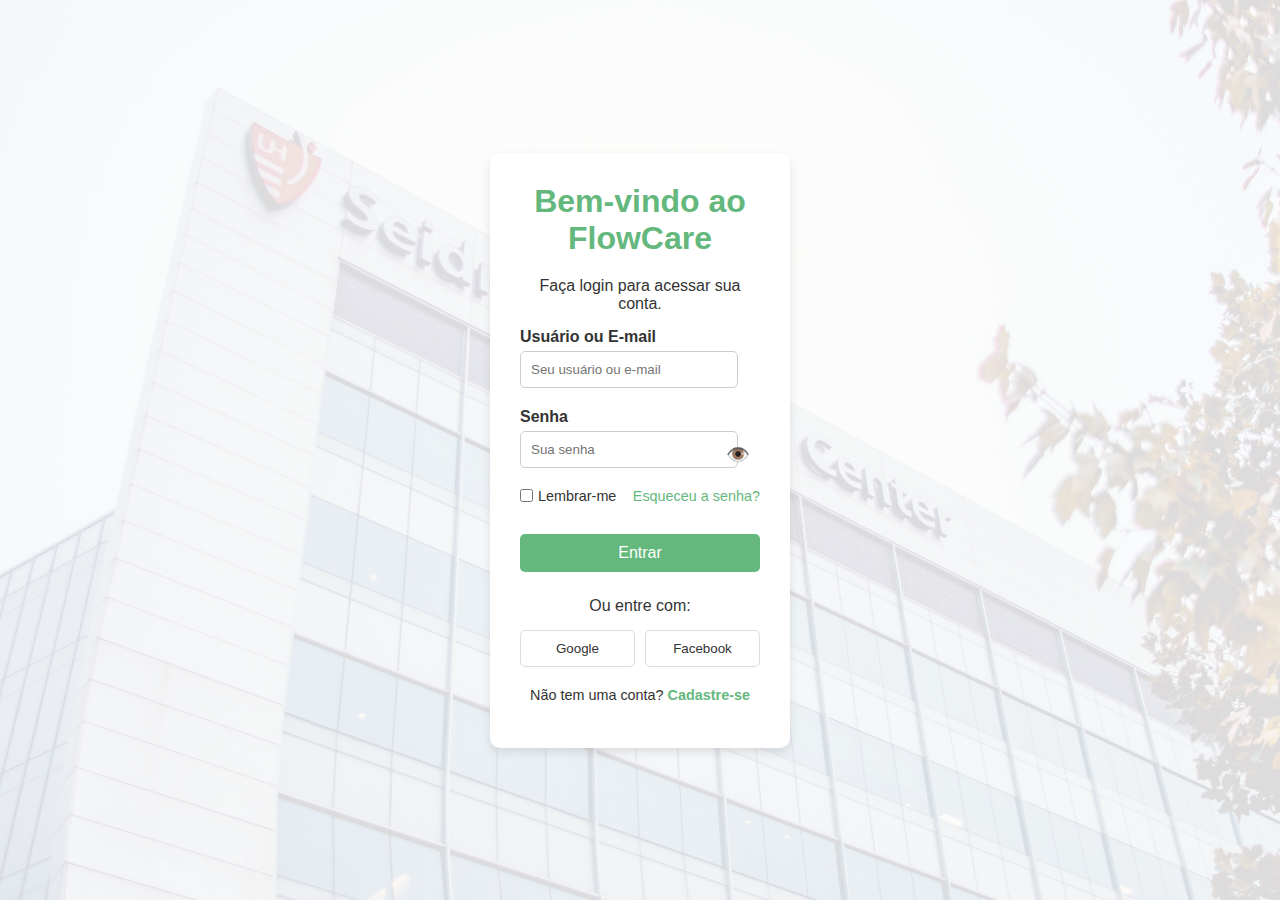
<file: index.html>
<!DOCTYPE html>
<html lang="pt-BR">
<head>
    <meta charset="UTF-8">
    <meta name="viewport" content="width=device-width, initial-scale=1.0">
    <title>FlowCare - Login</title>
    <link rel="stylesheet" href="style.css">
    </head>
<body>
    <div class="login-container">
        <div class="login-box">
            <h1>Bem-vindo ao FlowCare</h1>
            <p>Faça login para acessar sua conta.</p>

            <form id="loginForm" action="home.html" method="POST">
                <div class="input-group">
                    <label for="username">Usuário ou E-mail</label>
                    <input type="text" id="username" name="username" placeholder="Seu usuário ou e-mail" required autocomplete="username">
                </div>

                <div class="input-group">
                    <label for="password">Senha</label>
                    <input type="password" id="password" name="password" placeholder="Sua senha" required autocomplete="current-password">
                    <span class="toggle-password" onclick="togglePasswordVisibility()">👁️</span> </div>

                <div class="options-group">
                    <div class="remember-me">
                        <input type="checkbox" id="rememberMe" name="rememberMe">
                        <label for="rememberMe">Lembrar-me</label>
                    </div>
                    <a href="#" class="forgot-password">Esqueceu a senha?</a>
                </div>

                <button type="submit" class="btn-login">Entrar</button>

                <div class="social-login">
                    <p>Ou entre com:</p>
                    <div class="social-buttons">
                        <button type="button" class="btn-social google">Google</button>
                        <button type="button" class="btn-social facebook">Facebook</button>
                    </div>
                </div>

                <p class="signup-link">Não tem uma conta? <a href="#">Cadastre-se</a></p>
            </form>
        </div>
    </div>
    <script src="script.js"></script>
    <script>
        // Função para mostrar/ocultar senha (pode ser movida para script.js)
        function togglePasswordVisibility() {
            const passwordField = document.getElementById('password');
            const toggleBtn = document.querySelector('.toggle-password');
            if (passwordField.type === 'password') {
                passwordField.type = 'text';
                toggleBtn.textContent = '🔒'; // Ícone de cadeado fechado
            } else {
                passwordField.type = 'password';
                toggleBtn.textContent = '👁️'; // Ícone de olho
            }
        }

        // Exemplo de validação básica (pode ser expandida em script.js)
        document.getElementById('loginForm').addEventListener('submit', function(event) {
            const username = document.getElementById('username').value;
            const password = document.getElementById('password').value;

            if (username.trim() === '' || password.trim() === '') {
                alert('Por favor, preencha todos os campos.');
                event.preventDefault(); // Impede o envio do formulário
            }
            // Adicionar validação mais complexa aqui (e-mail, senha forte, etc.)
        });
    </script>
</body>
</html>
</file>
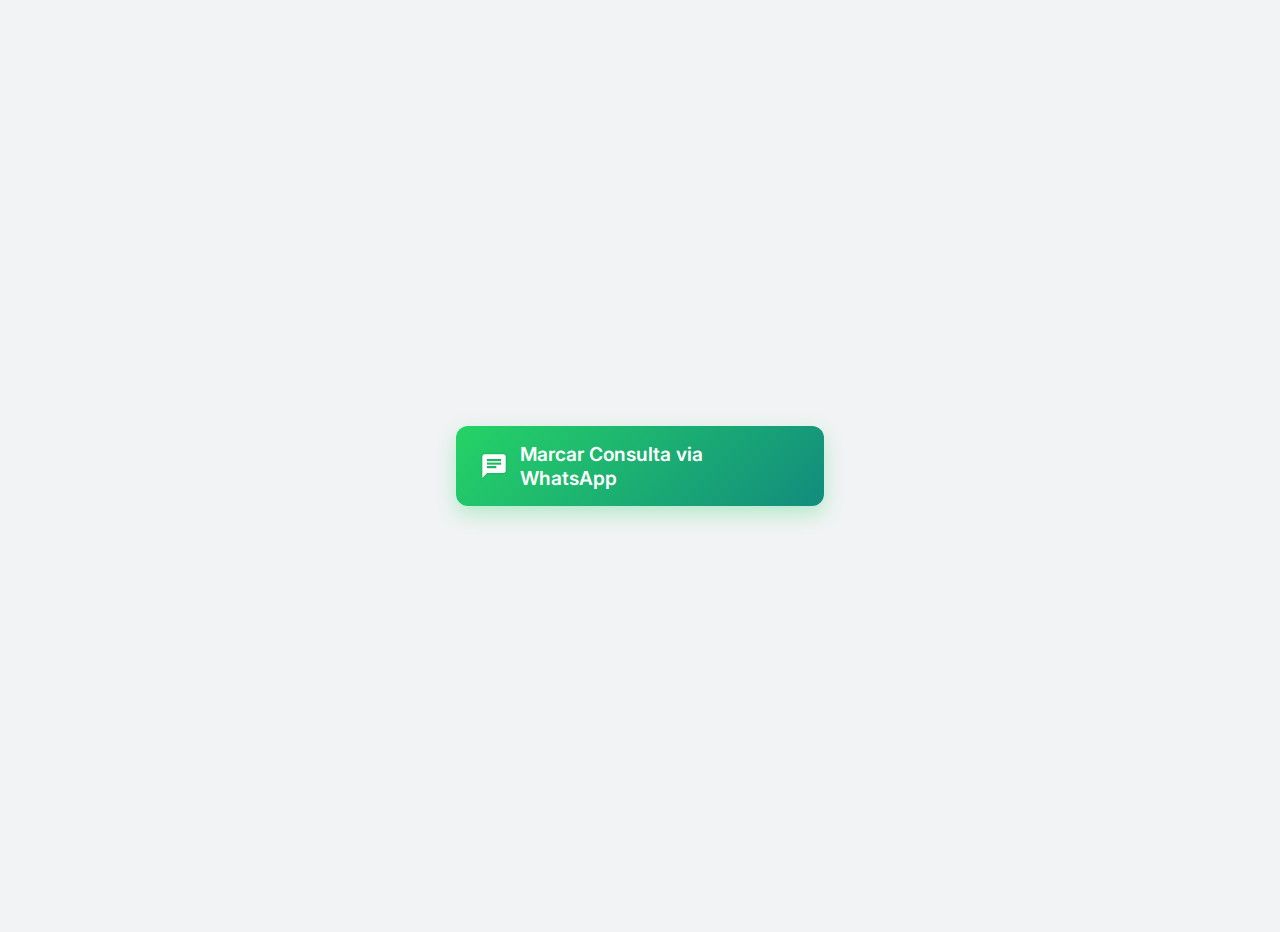
<file: contato.html>
<!DOCTYPE html>
<html lang="pt-BR">
<head>
<meta charset="UTF-8" />
<meta name="viewport" content="width=device-width, initial-scale=1" />
<title>Contato WhatsApp - Clínica</title>
<link href="https://fonts.googleapis.com/icon?family=Material+Icons" rel="stylesheet" />

</head>
<body>
    <style>
  /* Estilo moderno para o botão WhatsApp */
  @import url('https://fonts.googleapis.com/css2?family=Inter:wght@400;600&display=swap');

  body {
    margin: 0;
    font-family: 'Inter', sans-serif;
    background: #f1f3f4;
    display: flex;
    align-items: center;
    justify-content: center;
    height: 100vh;
    padding: 16px;
  }

  .whatsapp-contact {
    display: flex;
    align-items: center;
    gap: 12px;
    background: linear-gradient(135deg, #25d366 0%, #128c7e 100%);
    color: white;
    text-decoration: none;
    padding: 16px 24px;
    border-radius: 12px;
    box-shadow: 0 8px 20px rgba(37, 211, 102, 0.3);
    font-weight: 600;
    font-size: 1.2rem;
    max-width: 320px;
    width: 100%;
    justify-content: center;
    transition: background-color 0.3s ease, box-shadow 0.3s ease;
    user-select: none;
  }
  .whatsapp-contact:hover,
  .whatsapp-contact:focus-visible {
    background: linear-gradient(135deg, #128c7e 0%, #075e54 100%);
    box-shadow: 0 12px 30px rgba(18, 140, 118, 0.6);
    outline: none;
  }

  .material-icons.whatsapp-icon {
    font-size: 28px;
    filter: drop-shadow(0 0 1px rgba(0,0,0,0.2));
  }

  @media (max-width: 480px) {
    .whatsapp-contact {
      font-size: 1rem;
      padding: 14px 20px;
      max-width: 280px;
    }
    .material-icons.whatsapp-icon {
      font-size: 24px;
    }
  }
</style>
  <a 
    href="https://wa.me/5514991941675?text=Ol%C3%A1%2C%20gostaria%20de%20agendar%20uma%20consulta%20na%20cl%C3%ADnica.%20Por%20favor%2C%20pode%20me%20ajudar%3F" 
    class="whatsapp-contact" 
    target="_blank" 
    rel="noopener noreferrer"
    aria-label="Entrar em contato pelo WhatsApp para agendar consulta"
  >
    <span class="material-icons whatsapp-icon" aria-hidden="true">chat</span>
    Marcar Consulta via WhatsApp
  </a>
</body>
</html>
</file>
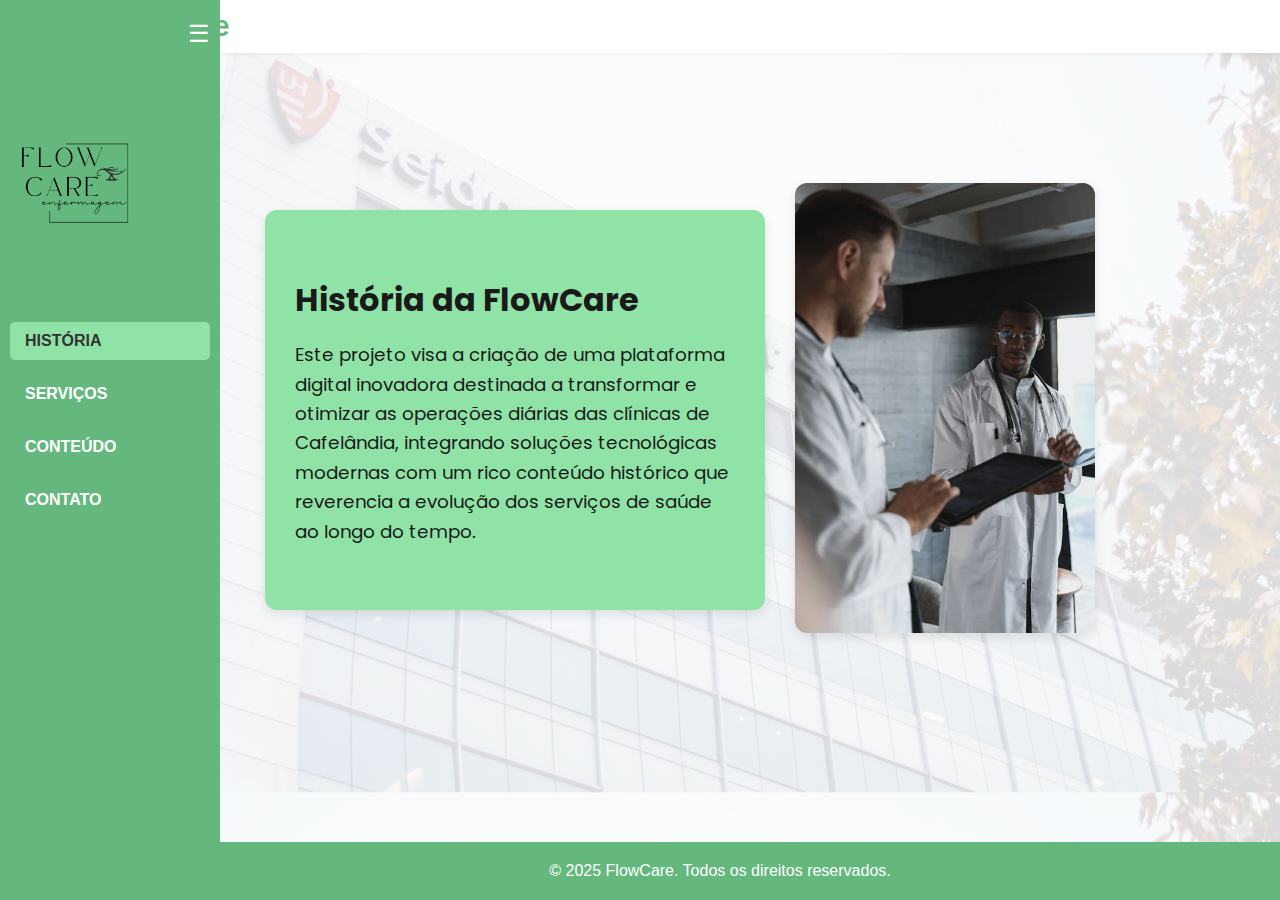
<file: home.html>
<!DOCTYPE html>
<html lang="pt-BR">
<head>
  <meta charset="UTF-8"/>
  <meta name="viewport" content="width=device-width, initial-scale=1.0"/>
  <title>FlowCare - Home</title>
  <link rel="stylesheet" href="style.css"/>
  <link href="https://fonts.googleapis.com/css2?family=Poppins:wght@400;600&display=swap" rel="stylesheet">
</head>
<body>

<!-- Sidebar -->
<aside class="sidebar" id="sidebar">
  <button id="toggle-btn">☰</button>
  <div class="logo-small">
  <img src="Logo-removebg-preview.png" alt="Logo FlowCare"/>
</div>

<nav class="side-nav">
  <a href="#historia" class="tab-link active">História</a>
  <a href="#servicos" class="tab-link">Serviços</a>
  <a href="#conteudo" class="tab-link">Conteúdo</a>
  <a href="contato.html" class="tab-link">Contato</a>
</nav>

</aside>

<div class="main-content">
  <header>
    <h1>FlowCare</h1>
  </header>

  <main>
    <!-- História -->
    <section id="historia" class="tab-content active">
      <div class="content-wrapper">
        <div class="text-box">
          <h2>História da FlowCare</h2>
          <p>Este projeto visa a criação de uma plataforma digital inovadora destinada a transformar e otimizar as operações diárias das clínicas de Cafelândia, integrando soluções tecnológicas modernas com um rico conteúdo histórico que reverencia a evolução dos serviços de saúde ao longo do tempo.</p>
        </div>
        <div class="image-box">
          <img src="clinica.jpg" alt="Imagem da clínica"/>
        </div>
      </div>
    </section>

    <!-- Serviços -->
    <section id="servicos" class="tab-content">
      <ul class="service-list">
      <section id="agendamento-online">
    <div class="container">
        <h2 class="section-title">Agendamento Online</h2>
        <p class="section-description">Escolha o dia e o horário que melhor se adapta à sua rotina para marcar sua consulta.</p>

        <div class="appointment-form">
            <div class="form-group">
                <label for="appointmentDate">Selecione o Dia:</label>
                <input type="date" id="appointmentDate" class="form-control" required>
            </div>

            <div class="form-group">
                <label for="appointmentTime">Horários Disponíveis:</label>
                <select id="appointmentTime" class="form-control" disabled required>
                    <option value="">Selecione um dia para ver os horários</option>
                </select>
            </div>

            <div class="form-group">
                <label for="patientName">Seu Nome Completo:</label>
                <input type="text" id="patientName" class="form-control" placeholder="Digite seu nome" required>
            </div>

            <div class="form-group">
                <label for="patientEmail">Seu E-mail:</label>
                <input type="email" id="patientEmail" class="form-control" placeholder="seu.email@exemplo.com" required>
            </div>

            <button type="submit" class="btn-primary" id="scheduleButton">Agendar Consulta</button>
        </div>
    </div>
</section>
      </ul>
    </section>

    <!-- Conteúdo Médico -->
    <section id="conteudo" class="tab-content">
      <h2>Informações Médicas e Notícias</h2>
      <div class="news-grid">
        <div class="news-card">
          <h3>Surto de Dengue 2025</h3>
          <p>O Brasil enfrenta um dos maiores surtos de dengue dos últimos anos. As autoridades de saúde alertam sobre a importância da eliminação dos focos do mosquito Aedes aegypti.</p>
          <a href="https://www.gov.br/saude" target="_blank">Saiba mais</a>
        </div>

        <div class="news-card">
          <h3>Nova Vacina contra Gripe Atualizada</h3>
          <p>O Ministério da Saúde lançou uma versão atualizada da vacina contra a gripe, incluindo proteção contra novas variantes do vírus influenza.</p>
          <a href="https://www.gov.br/saude" target="_blank">Veja detalhes</a>
        </div>

        <div class="news-card">
          <h3>COVID-19: Casos em Queda</h3>
          <p>Os casos de COVID-19 seguem em queda no Brasil, mas o uso de máscaras ainda é recomendado em ambientes hospitalares e transporte público.</p>
          <a href="https://www.gov.br/saude" target="_blank">Leia mais</a>
        </div>

        <div class="news-card">
          <h3>Alerta: Febre Maculosa</h3>
          <p>Novos casos de febre maculosa foram registrados em regiões do Sudeste. A doença é transmitida pelo carrapato-estrela. Fique atento aos sintomas.</p>
          <a href="https://www.gov.br/saude" target="_blank">Entenda os riscos</a>
        </div>
      </div>
    </section>
  </main>

  <footer>
    <p>&copy; 2025 FlowCare. Todos os direitos reservados.</p>
  </footer>
</div>

<script src="script.js"></script>
</body>
</html>
</file>
<file: style.css>
/* RESET */
* {
  margin: 0;
  padding: 0;
  box-sizing: border-box;
}

/* Cores principais */
:root {
  --primary-color: #8fe3a6;
  --primary-dark: #64b87d;
  --white: #ffffff;
  --gray-light: #f5f5f5;
  --gray-dark: #333;
}

/* Fonte */
body {
  font-family: 'Arial', sans-serif;
  /* Mantenho o background do body como estava, se precisar de um background diferente SÓ para o login, teremos que usar uma classe específica no body do index.html */
  background: linear-gradient(
      rgba(255, 255, 255, 0.85),
      rgba(255, 255, 255, 0.85)
    ),
    url('fundo.jpg'); /* Certifique-se que 'fundo.jpg' está no caminho correto */
  background-size: cover;
  background-position: center;
  color: var(--gray-dark);
}

/* ------------------------------------ */
/* ESTILOS ESPECÍFICOS PARA A PÁGINA DE LOGIN (index.html) */
/* ------------------------------------ */

.login-container {
  height: 100vh;
  display: flex;
  justify-content: center;
  align-items: center;
  /* Se você quiser um background diferente do body para a tela de login, ajuste aqui */
  /* background-color: var(--gray-light); */ /* Isso pode sobrescrever o background do body se você quiser um fundo sólido */
}

.login-box {
  background-color: var(--white);
  padding: 30px;
  box-shadow: 0 4px 10px rgba(0, 0, 0, 0.1);
  border-radius: 10px;
  width: 300px;
  text-align: center; /* Adicionado para centralizar texto dentro da caixa de login */
}

.login-box h1 { /* Específico para o h1 dentro da caixa de login */
  color: var(--primary-dark);
  margin-bottom: 20px;
  font-size: 2rem; /* Ajustado para um tamanho comum para títulos */
}

.login-box p { /* Para o texto "Faça login para acessar sua conta." */
    margin-bottom: 15px;
    color: var(--gray-dark);
}


.input-group {
  margin-bottom: 20px;
  text-align: left; /* Garante que label e input fiquem alinhados à esquerda dentro do grupo */
  position: relative; /* Para posicionar o olho do password */
}

.input-group label {
  display: block; /* Garante que o label ocupe sua própria linha */
  margin-bottom: 5px;
  color: var(--gray-dark);
  font-weight: bold;
}

.input-group input {
  width: calc(100% - 22px); /* Ajusta a largura considerando padding e border */
  padding: 10px;
  border-radius: 5px;
  border: 1px solid #ccc;
  box-sizing: border-box; /* Garante que padding e border não aumentem a largura total */
}

.input-group .toggle-password {
    position: absolute;
    right: 10px;
    top: 50%; /* Ajuste fino se necessário, depende da altura do input */
    transform: translateY(20%); /* Para centralizar verticalmente com o input */
    cursor: pointer;
    color: var(--gray-dark);
    font-size: 1.2rem;
}


.options-group {
  display: flex;
  justify-content: space-between;
  align-items: center;
  margin-bottom: 20px;
  font-size: 0.9rem;
}

.options-group .remember-me {
  display: flex;
  align-items: center;
}

.options-group .remember-me input[type="checkbox"] {
  width: auto; /* Para checkbox não ocupar 100% */
  margin-right: 5px;
  margin-bottom: 0; /* Remove margin-bottom padrão */
}

.options-group .forgot-password {
  color: var(--primary-dark);
  text-decoration: none;
  transition: color 0.3s ease;
}

.options-group .forgot-password:hover {
  color: var(--primary-color);
}

.btn-login {
  width: 100%;
  padding: 10px;
  background-color: var(--primary-dark);
  border: none;
  border-radius: 5px;
  color: var(--white);
  font-size: 16px;
  cursor: pointer;
  transition: background-color 0.3s ease;
  margin-top: 10px; /* Adicionado para separar do grupo de opções */
}

.btn-login:hover {
  background-color: var(--primary-color);
}

.social-login {
  margin-top: 25px;
  text-align: center;
}

.social-login p {
  margin-bottom: 15px;
  color: var(--gray-dark);
}

.social-buttons {
  display: flex;
  gap: 10px;
  justify-content: center;
}

.btn-social {
  padding: 10px 15px;
  border-radius: 5px;
  border: 1px solid #ddd;
  background-color: var(--white);
  color: var(--gray-dark);
  cursor: pointer;
  transition: background-color 0.3s ease, border-color 0.3s ease;
  flex: 1; /* Para os botões ocuparem espaço igualmente */
}

.btn-social.google {
  /* Pode adicionar um ícone ou cor específica do Google aqui */
}

.btn-social.facebook {
  /* Pode adicionar um ícone ou cor específica do Facebook aqui */
}

.btn-social:hover {
  background-color: var(--gray-light);
  border-color: var(--primary-color);
}

.signup-link {
  margin-top: 20px;
  text-align: center;
  font-size: 0.9rem;
  color: var(--gray-dark);
}

.signup-link a {
  color: var(--primary-dark);
  text-decoration: none;
  font-weight: bold;
  transition: color 0.3s ease;
}

.signup-link a:hover {
  color: var(--primary-color);
}

/* ------------------------------------ */
/* ESTILOS GERAIS DO SITE (MANTIDOS DE SEU CSS ORIGINAL) */
/* ------------------------------------ */

/* Header */
header {
  background-color: var(--primary-dark);
  padding: 20px 30px;
  color: var(--white);
  display: flex;
  justify-content: space-between;
  align-items: center;
  position: sticky;
  top: 0;
  z-index: 10;
}

.logo-container {
  display: flex;
  align-items: center;
}

.logo-container img {
  width: 120px;
  height: auto;
  margin-right: 10px;
}

nav ul {
  list-style: none;
  display: flex;
  gap: 20px;
}

nav a {
  color: var(--white);
  text-decoration: none;
  font-weight: bold;
  transition: color 0.3s ease;
}

nav a:hover {
  color: var(--primary-color);
}

/* Main Section */
main {
  padding: 60px 20px;
  display: flex;
  flex-direction: column;
  align-items: center;
}

h2 {
  font-size: 2rem;
  margin-bottom: 15px;
}

/* Abas */
.tab-link {
  padding: 10px 20px;
  background-color: var(--primary-dark);
  color: var(--white);
  text-transform: uppercase;
  cursor: pointer;
  border: none;
  border-radius: 25px;
  transition: background-color 0.3s ease;
}

.tab-link.active {
  background-color: var(--primary-color);
}

.tab-link:hover {
  background-color: var(--primary-dark);
}

/* Conteúdo das abas */
.tab-content {
  display: none;
  margin-top: 30px;
  text-align: center;
}

.tab-content.active {
  display: block;
}

.service-list {
  list-style: none;
  padding: 0;
  font-size: 1.2rem;
  line-height: 1.8;
  color: var(--gray-dark);
}

/* Footer */
footer {
  background-color: var(--primary-dark);
  color: var(--white);
  padding: 20px;
  text-align: center;
  position: fixed; /* Isso fará com que o footer fique sempre na parte inferior da tela */
  bottom: 0;
  width: 100%;
}

/* Estilo para o texto da história */
.history-text {
  font-family: 'Libre Baskerville', sans-serif; /* Altere 'Arial' para qualquer fonte que preferir */
  font-size: 2.0rem;  /* Tamanho da fonte */
  line-height: 2.1;   /* Distância entre linhas */
  color: #333;        /* Cor do texto */
  font-weight: normal; /* Peso da fonte */
}


/* NOVO LAYOUT DE CONTEÚDO */
.content-wrapper {
  display: flex;
  flex-direction: row;
  justify-content: center;
  align-items: flex-start;
  gap: 40px;
  padding: 40px;
  flex-wrap: wrap;
}

.text-box {
  background-color: #ffffff;
  padding: 30px;
  border-radius: 20px;
  box-shadow: 0 4px 20px rgba(0,0,0,0.1);
  max-width: 500px;
  flex: 1;
  text-align: left;
}

.image-box img {
  width: 400px;
  max-width: 100%;
  border-radius: 20px;
  box-shadow: 0 4px 20px rgba(0,0,0,0.1);
  flex: 1;
}

/* Responsividade */
@media (max-width: 768px) {
  .content-wrapper {
    flex-direction: column;
    align-items: center;
  }

  .image-box img {
    width: 90%;
  }
}

/* SIDEBAR */
.sidebar {
  position: fixed;
  top: 0;
  left: 0;
  width: 80px;
  height: 100vh;
  background-color: var(--primary-dark);
  display: flex;
  flex-direction: column;
  align-items: center;
  padding: 20px 10px;
  gap: 40px;
  z-index: 100;
}

.logo-small img {
  width: 50px;
  height: auto;
  border-radius: 10px;
}

.side-nav {
  display: flex;
  flex-direction: column;
  gap: 20px;
}

.side-nav a:hover,
.side-nav a.active {
  color: var(--primary-color);
}

/* CONTEÚDO PRINCIPAL AJUSTADO */
.main-content {
  margin-left: 80px;
}

/* HEADER AJUSTADO */
header {
  background-color: var(--white);
  padding: 10px 20px;
  color: var(--primary-dark);
  box-shadow: 0 2px 5px rgba(0,0,0,0.05);
  display: flex;
  align-items: center;
  justify-content: space-between;
}

header h1 {
  font-size: 1.8rem;
  margin: 0;
}

/* CONTEÚDO DA HISTÓRIA AJUSTADO */
.content-wrapper {
  display: flex;
  flex-wrap: wrap;
  gap: 40px;
  justify-content: center;
  align-items: center;
  padding: 40px;
}

.text-box {
  background-color: var(--white);
  padding: 30px;
  border-radius: 15px;
  box-shadow: 0 4px 20px rgba(0,0,0,0.1);
  max-width: 500px;
  min-height: 400px;
  display: flex;
  flex-direction: column;
  justify-content: center;
}

.image-box img {
  width: 400px;
  max-width: 100%;
  border-radius: 15px;
  box-shadow: 0 4px 20px rgba(0,0,0,0.1);
}

/* RESPONSIVO */
@media (max-width: 768px) {
  .sidebar {
    flex-direction: row;
    height: auto;
    width: 100%;
    padding: 10px;
    justify-content: center;
  }

  .side-nav {
    flex-direction: row;
    gap: 15px;
  }

  .side-nav a {
    writing-mode: horizontal-tb;
    transform: none;
  }

  .main-content {
    margin-left: 0;
    margin-top: 80px;
  }
}

/* Corrigido: Sidebar com textos normais (horizontal) */
.sidebar {
  position: fixed;
  top: 0;
  left: 0;
  width: 220px;
  height: 100vh;
  background-color: var(--primary-dark);
  padding: 20px 10px;
  transition: width 0.3s;
  overflow: hidden;
  z-index: 1000;
  display: flex;
  flex-direction: column;
  align-items: flex-start;
}

.sidebar.collapsed {
  width: 60px;
}

.sidebar #toggle-btn {
  background: none;
  border: none;
  color: var(--white);
  font-size: 24px;
  margin-bottom: 20px;
  cursor: pointer;
  align-self: flex-end;
}

.logo-small img {
  width: 40px;
  height: auto;
  border-radius: 10px;
  margin: 0 auto 20px;
}

.side-nav {
  display: flex;
  flex-direction: column;
  width: 100%;
  gap: 15px;
}

.side-nav a {
  color: var(--white);
  text-decoration: none;
  font-size: 1rem;
  padding: 10px 15px;
  border-radius: 5px;
  transition: background 0.3s;
  white-space: nowrap; /* manter texto em uma linha */
}

.side-nav a:hover,
.side-nav a.active {
  background-color: var(--primary-color);
  color: var(--gray-dark);
}

/* Ao colapsar: só some o texto, mas sem virar ele */
.sidebar.collapsed .side-nav a {
  font-size: 0;
  padding: 10px;
}

.sidebar.collapsed .side-nav a::before {
  content: "•";
  font-size: 20px;
  color: var(--white);
  display: inline-block;
}

.content-wrapper {
  display: flex;
  justify-content: flex-end; /* Para deixar o texto e imagem no lado direito */
  align-items: center;
  gap: 30px;
  padding: 40px;
  max-width: 1200px;
  margin: 0 auto;
}

.text-box {
  background-color: #8fe3a6;
  padding: 30px;
  border-radius: 12px;
  box-shadow: 0 4px 12px rgba(0,0,0,0.1);
  max-width: 500px;
  height: auto;
  color: #1a1a1a;
  font-family: 'Poppins', sans-serif;

  font-size: 1.15rem;
  line-height: 1.6;
  overflow-wrap: break-word;
}

.image-box img {
  max-height: 450px;
  width: auto;
  border-radius: 12px;
  box-shadow: 0 4px 12px rgba(0,0,0,0.1);
}

/* Logo padrão */
.logo-small img {
  width: 150px;
  height: auto;
  border-radius: 10px;
  margin: 0 auto 20px;
  transition: width 0.3s ease;
}

/* Logo reduzida quando sidebar está colapsada */
.sidebar.collapsed .logo-small img {
  width: 25px; /* diminui a logo */
}

/* ===== NEWS CARDS ===== */
.news-grid {
  display: grid;
  grid-template-columns: repeat(auto-fit, minmax(280px, 1fr));
  gap: 30px;
  padding: 20px;
}

.news-card {
  background-color: var(--white);
  padding: 20px;
  border-radius: 15px;
  box-shadow: 0 4px 12px rgba(0,0,0,0.1);
  transition: transform 0.3s ease, box-shadow 0.3s ease;
}

.news-card:hover {
  transform: translateY(-5px);
  box-shadow: 0 8px 20px rgba(0,0,0,0.15);
}

.news-card h3 {
  color: var(--primary-dark);
  margin-bottom: 10px;
}

.news-card p {
  color: var(--gray-dark);
  margin-bottom: 15px;
}

.news-card a {
  text-decoration: none;
  color: var(--primary-dark);
  font-weight: bold;
  transition: color 0.3s ease;
}

.news-card a:hover {
  color: var(--primary-color);
}
/* ------------------------------------ */
/* ESTILOS PARA A SEÇÃO DE AGENDAMENTO ONLINE (AJUSTE DE ESPAÇAMENTO) */
/* ------------------------------------ */

#agendamento-online {
    padding: 50px 20px; /* Reduzido de 80px para 50px de padding superior/inferior */
    text-align: center;
    font-size: 1.1rem;
}

#agendamento-online .section-title {
    font-size: 2.8rem;
    color: var(--primary-dark);
    margin-bottom: 25px; /* Reduzido de 30px para 25px */
}

#agendamento-online .section-description {
    font-size: 1.2rem;
    color: var(--gray-dark);
    margin-bottom: 35px; /* Reduzido de 50px para 35px */
    max-width: 700px;
    margin-left: auto;
    margin-right: auto;
}

.appointment-form {
    padding: 30px; /* Reduzido de 40px para 30px de padding interno */
    box-shadow: 0 4px 10px rgba(0, 0, 0, 0.1);
    border-radius: 10px;
    max-width: 700px;
    margin: 0 auto;
    text-align: left;
}

.appointment-form .form-group {
    margin-bottom: 20px; /* Reduzido de 30px para 20px */
}

.appointment-form label {
    display: block;
    margin-bottom: 8px; /* Reduzido de 10px para 8px */
    font-weight: bold;
    color: var(--gray-dark);
    font-size: 1.15rem;
}

.appointment-form .form-control {
    width: calc(100% - 24px);
    padding: 14px;
    border: 1px solid #ccc;
    border-radius: 5px;
    font-size: 1.1rem;
    box-sizing: border-box;
}

.appointment-form .form-control:focus {
    outline: none;
    border-color: var(--primary-dark);
    box-shadow: 0 0 0 3px rgba(143, 227, 166, 0.5);
}

.appointment-form .btn-primary {
    width: 100%;
    padding: 16px;
    background-color: var(--primary-dark);
    color: var(--white);
    border: none;
    border-radius: 5px;
    font-size: 1.2rem;
    cursor: pointer;
    transition: background-color 0.3s ease;
    margin-top: 15px; /* Reduzido de 20px para 15px */
}

.appointment-form .btn-primary:hover {
    background-color: var(--primary-color);
}

/* Responsividade */
@media (max-width: 768px) {
    #agendamento-online {
        padding: 40px 15px; /* Ajuste para telas menores também */
    }

    #agendamento-online .section-title {
        font-size: 2.4rem;
    }

    .appointment-form {
        padding: 25px; /* Ajuste para telas menores também */
        margin: 0 15px;
    }
}
</file>
